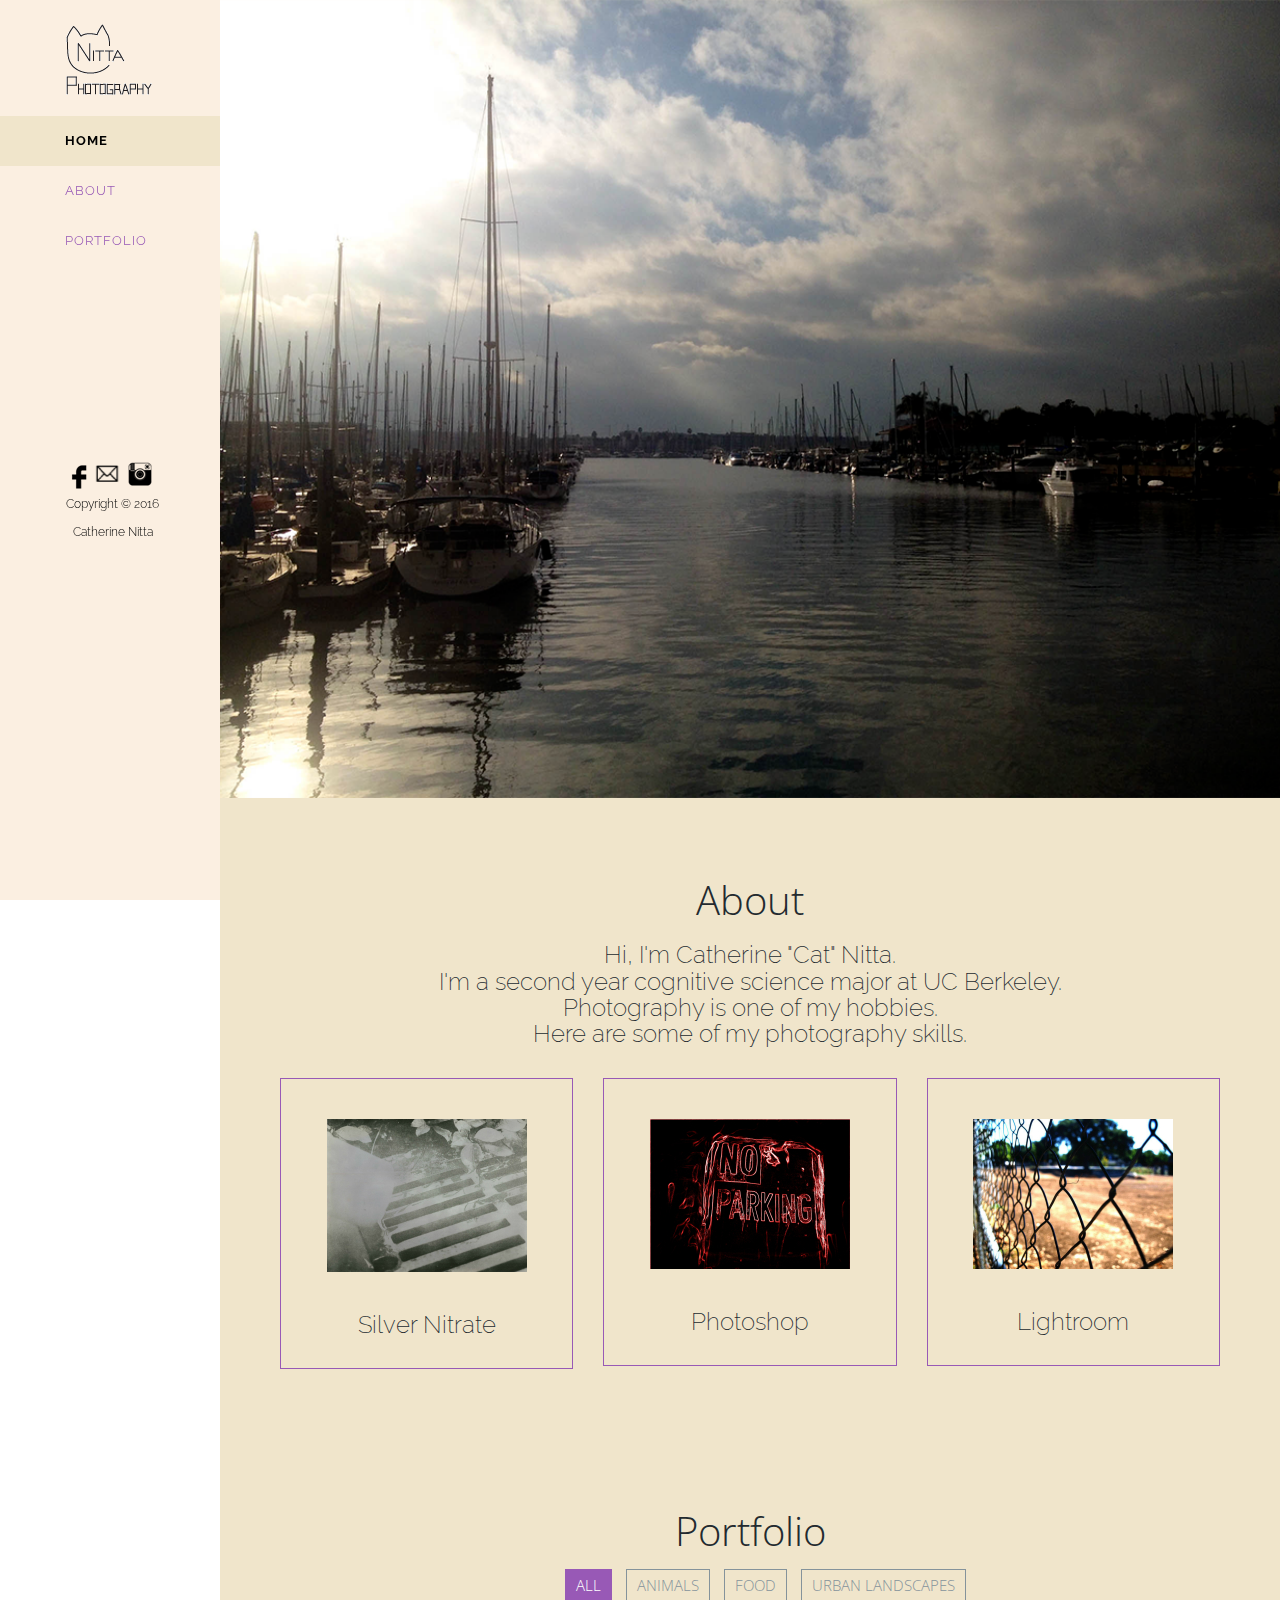
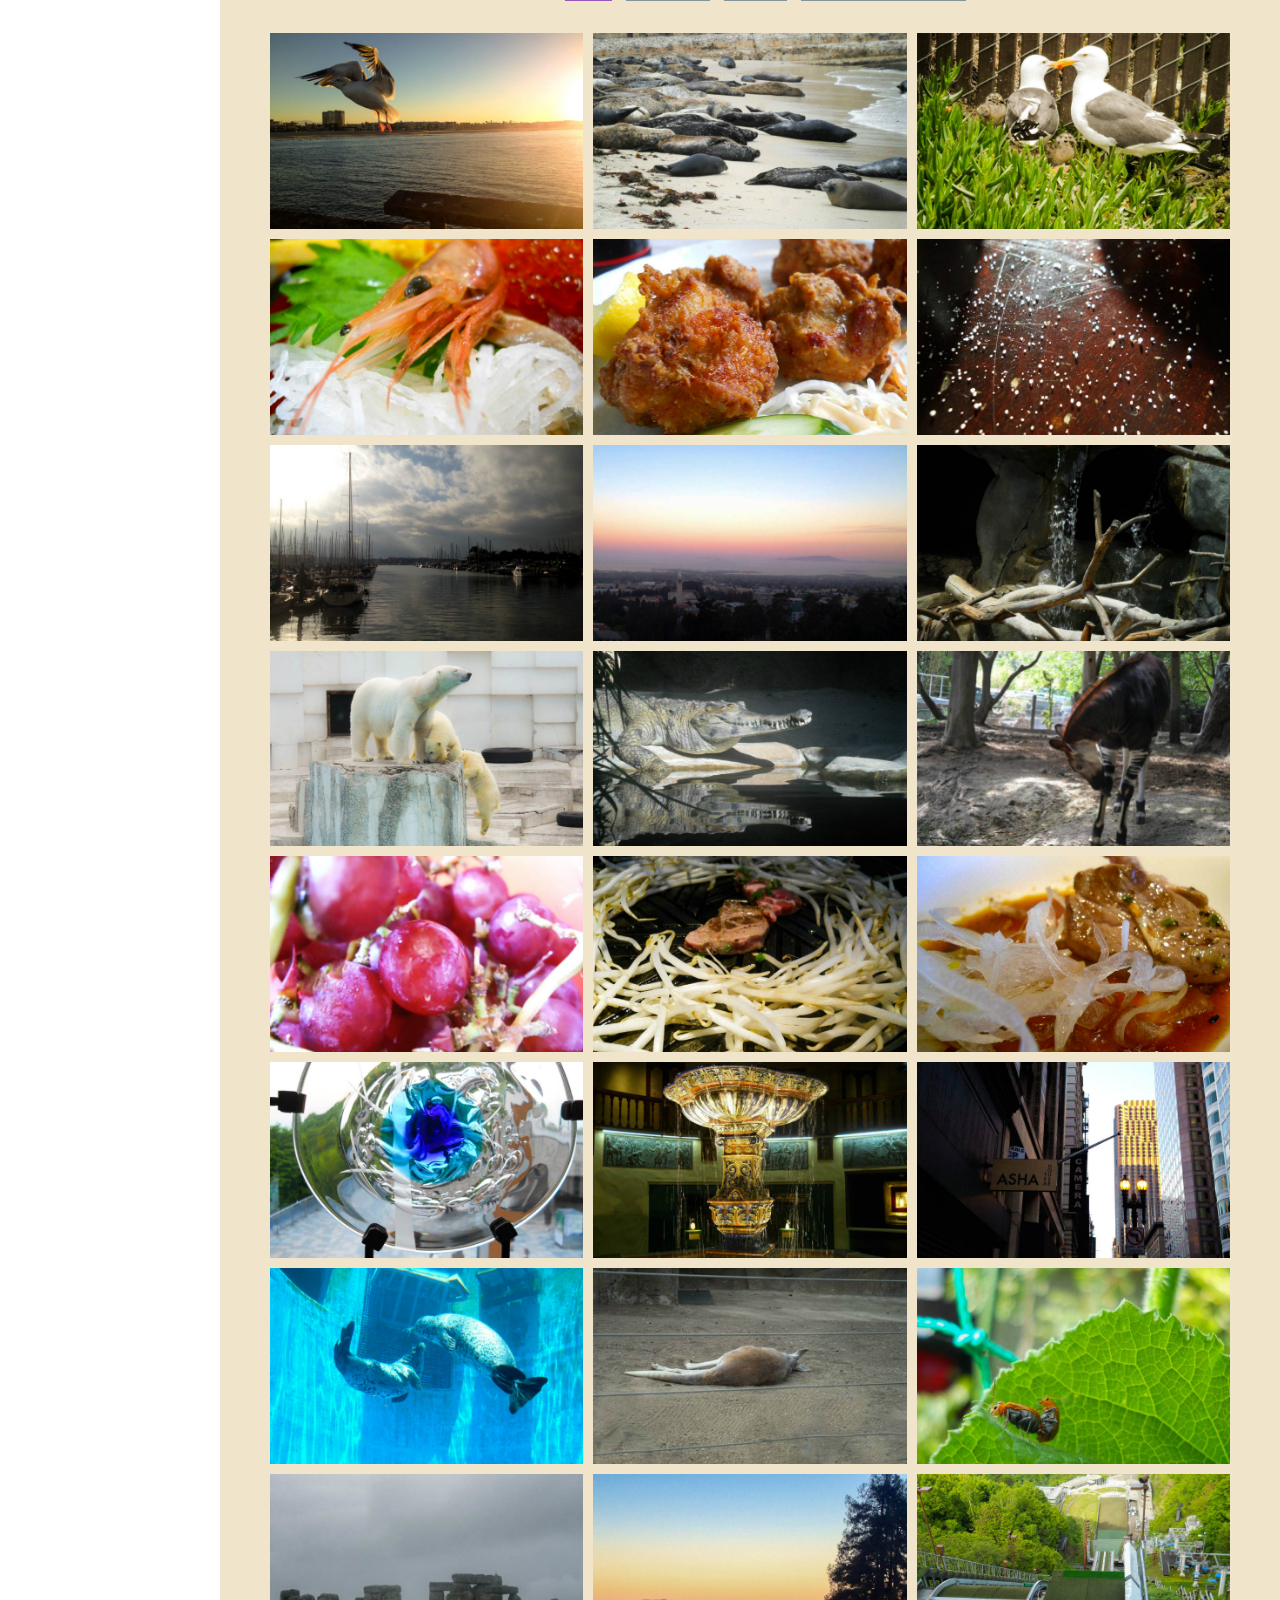
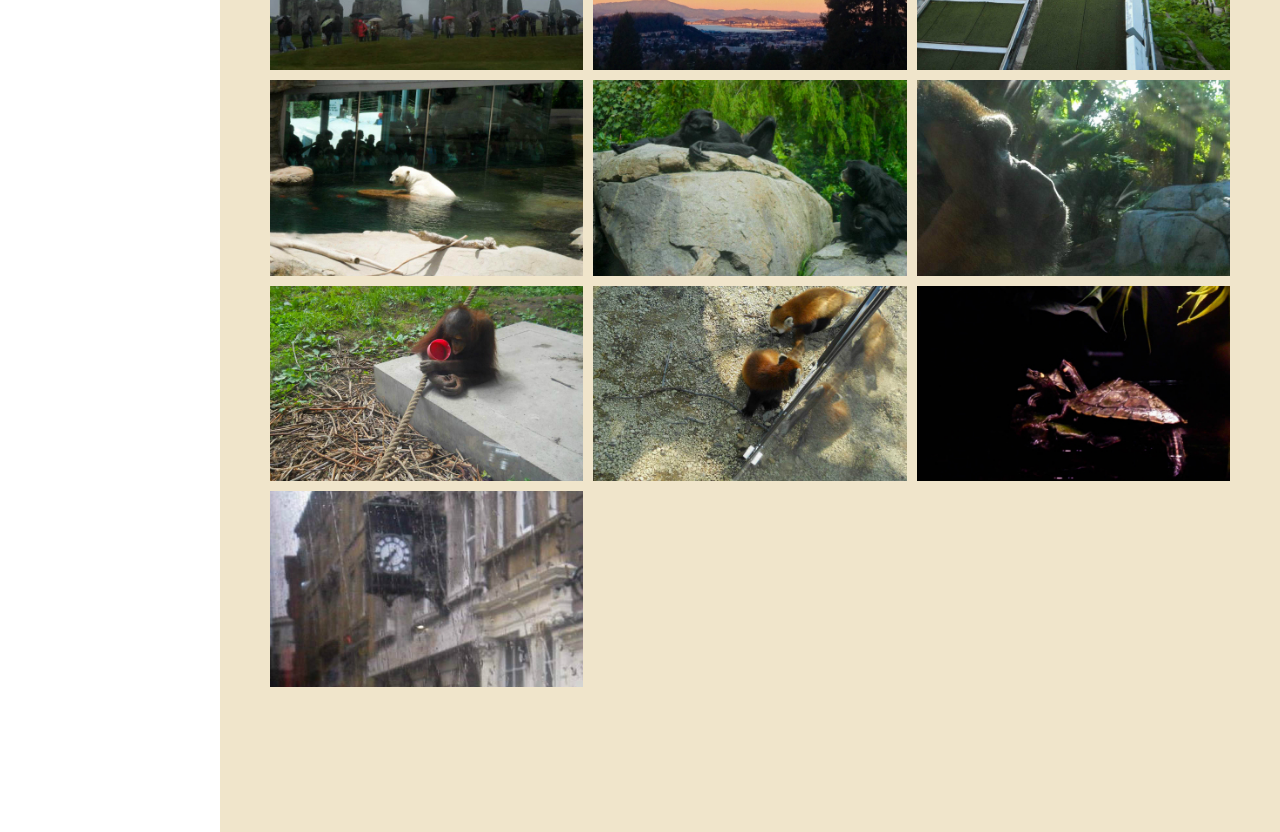
<file: index.html>
<!DOCTYPE html>
<html lang="en"><head><meta http-equiv="Content-Type" content="text/html; charset=UTF-8">
    <meta charset="utf-8">
    <meta name="viewport" content="width=device-width, initial-scale=1.0">
	
    <link rel="shortcut icon" href="images/favi.png" type="image/x-icon">
    <link rel="icon" href="images/favi.png" type="image/x-icon">

    <title>Cat Nitta Photography</title>
	
    <!--Library Styles-->    
    <link href="css/bootstrap.min.css" rel="stylesheet" type='text/css'/>
    <link href="css/font-awesome.css" rel="stylesheet" type='text/css'/>
    <link href="css/nivo-lightbox.css" rel="stylesheet" type='text/css'/>
    <link href="css/default.css" rel="stylesheet" type='text/css'/>

    <link href="css/style.css" rel="stylesheet" type='text/css'/>

    <!--[if lt IE 9]>
      <script src="js/html5shiv.js"></script>
      <script src="js/respond.min.js"></script>
    <![endif]-->
</head>

<body data-spy="scroll">

    <!-- Preloader -->
    <div id="preloader" style="display: none;">
        <div id="status" style="display: none;"></div>
    </div>
	
    <div id="main-wrapper">
        
        <!-- Site Navigation -->
        <div id="menu">
            <nav class="navbar navbar-default" role="navigation">
                <!-- Brand and toggle get grouped for better mobile display -->
                <div class="navbar-header">
                    <button type="button" class="navbar-toggle" data-toggle="collapse" data-target="#bs-navbar-collapse">
                        <span class="sr-only">Toggle navigation</span>
                        <span class="icon-bar"></span>
                        <span class="icon-bar"></span>
                        <span class="icon-bar"></span>
                    </button>
                <!--     <a class="navbar-brand" href="#home"> -->
                        <img src="images/photo_logo.png" alt="logo">
                <!--     </a> -->
                </div>
                <!-- Collect the nav links, forms, and other content for toggling -->
                <div class="collapse navbar-collapse" id="bs-navbar-collapse">
                    <ul class="nav navbar-nav">
                        <li class="active"><a class="sscroll" href="#home">Home</a></li>
                        <li><a class="sscroll" href="#about">About</a></li>
                        <li><a class="sscroll" href="#portfolio">Portfolio</a></li>
                    </ul>
                    <!-- <div class="footer"> -->
                    <footer>
                        <ul class = "social">
                        <a href="https://www.facebook.com/profile.php?id=1373451177"><img src="images/fb.png" width='32' height='32' onmouseover="this.src='images/fb_hover.png';" onmouseout="this.src='images/fb.png';" /></a>
                        <a href="mailto:nittac@berkeley.edu"><img src="images/mail.png" width='32' height='32' onmouseover="this.src='images/mail_hover.png';" onmouseout="this.src='images/mail.png';" /></a>
                        <a href="http://instagram.com/onekitcat"><img src="images/insta.png" width='32' height='32' onmouseover="this.src='images/insta_hover.png';" onmouseout="this.src='images/insta.png';" /></a>
                    </ul>
                        <p>Copyright © 2016 </br><a href="http://ni-tta.github.io">Catherine Nitta</a></p>
                    <!-- </div> -->
                </footer>
                </div >
                <!-- /.navbar-collapse -->
            </nav>
        </div>
        
        <div id="container">
            <!-- BEGIN HOME -->
            <section id="home" class="home"> 
                <div class="background">
                    <img src="images/landing_page.png"/>
                </div>	
            </section>
            <!-- END HOME -->
            
            <!-- BEGIN ABOUT -->
            <section id="about" class="about">
                <div class="row">
                    <div class="col-md-12">
                        <div class="header-content">
                            <h2>About</h2>
                            <h3>Hi, I'm Catherine "Cat" Nitta. 
                            </br>I'm a second year cognitive science major at UC Berkeley. </br>Photography is one of my hobbies.
                            </br> Here are some of my photography skills.</h3>
                        </div>
                    </div>
                    <div class="col-md-12">
                        <div class="row">
                            <div class="col-md-4 col-sm-6 col-xs-12">
                                <div class="about">
                                    <img src="images/silver.jpg"/>
                                    <h3>Silver Nitrate</h3>
				                </div>
                            </div>
                            <div class="col-md-4 col-sm-6 col-xs-12">
                               <div class="about"> 
                                    <img src="images/hh.jpg"/>
                                    <h3>Photoshop</h3>
				                </div>
                            </div>
                            <div class="col-md-4 col-sm-6 col-xs-12">
                                <div class="about">
                                    <img src="images/lr.jpg"/>
                                    <h3>Lightroom</h3>
				                </div>
                            </div>
                        </div>
                    </div>                   
                </div>
            </section>
            <!-- END ABOUT -->
            
            <!-- BEGIN PORTFOLIO -->
            <section id="portfolio" class="portfolio">
                <div class="row">
                    <div class="col-md-12">
                        <div class="header-content">
                            <h2>Portfolio</h2>
                        </div>
                    </div>
                    
                    <div class="col-md-12">
                        <ul class="portfolioFilter text-center">
                            <li data-filter="all" class="active">ALL</li>
                            <li data-filter="animals">ANIMALS</li>
                            <li data-filter="food">FOOD</li>
                            <li data-filter="urban">URBAN LANDSCAPES</li>
                        </ul>
                    </div>
                    <div class="col-md-12 mg-bt-80">
                        <div class="row portfolioContainer  text-center">
                            <div class="col-md-4 col-xs-6 portfolio-item animals mix_all" style="display: inline-block;  opacity: 1;">
                                <a class="popup" href="images/full/animal1.jpg" data-lightbox-gallery="team-portfolio" title="This seagull flees the rising sun (Venice Beach, CA).">
                                    <img src="images/tn/an1tn.jpg" alt="Click to Enlarge1">
                                </a>
                            </div>
                            <div class="col-md-4 col-xs-6 portfolio-item animals mix_all" style="display: inline-block;  opacity: 1;">
                                <a class="popup" href="images/full/animal2.jpg" data-lightbox-gallery="team-portfolio" title="Seals sunbathe on the beach (La Jolla Beach, CA).">
                                    <img src="images/tn/an2tn.jpg" alt="Click to Enlarge5">
                                </a>
                            </div>
                            <div class="col-md-4 col-xs-6 portfolio-item animals mix_all" style="display: inline-block;  opacity: 1;">
                                <a class="popup" href="images/full/animal3.jpg" title="A seagull parent returns to its family's nest (La Jolla Beach, CA)." data-lightbox-gallery="team-portfolio">
                                    <img src="images/tn/an3tn.jpg" alt="Click to Enlarge">
                                </a>
                            </div>
                        </div>
                         <div class="row portfolioContainer  text-center">
                            <div class="col-md-4 col-xs-6 portfolio-item food mix_all" style="display: inline-block;  opacity: 1;">
                                <a class="popup" href="images/full/food1.jpg" data-lightbox-gallery="team-portfolio" title="A raw shrimp lies on a bed of daikon and shiso leaf, ready to be eaten. (Sapporo, Hokkaido, Japan).">
                                    <img src="images/tn/food1tn.jpg" alt="Click to Enlarge">
                                </a>
                            </div>
                            <div class="col-md-4 col-xs-6 portfolio-item food mix_all" style="display: inline-block;  opacity: 1;">
                                <a class="popup" href="images/full/food2.jpg" data-lightbox-gallery="team-portfolio"title="Chinese-style karaage (Gifu, Japan).">
                                    <img src="images/tn/food2tn.jpg" alt="Click to Enlarge">
                                </a>
                            </div>
                            <div class="col-md-4 col-xs-6 portfolio-item food mix_all" style="display: inline-block;  opacity: 1;">
                                <a class="popup" href="images/full/food3.jpg" title="Spilt salt on a worn cafe table (Palo Alto, CA)." data-lightbox-gallery="team-portfolio">
                                    <img src="images/tn/food3tn.jpg" alt="Click to Enlarge">
                                </a>
                            </div>
                        </div>
                         <div class="row portfolioContainer  text-center">
                            <div class="col-md-4 col-xs-6 portfolio-item urban mix_all" style="display: inline-block;  opacity: 1;">
                                <a class="popup" href="images/full/outdoors0.jpg" data-lightbox-gallery="team-portfolio" title="The sun bursts out of the dark rain clouds (Marina Del Rey, CA).">
                                    <img src="images/tn/od0tn.jpg" alt="Click to Enlarge">
                                </a>
                            </div>
                            <div class="col-md-4 col-xs-6 portfolio-item urban mix_all" style="display: inline-block;  opacity: 1;">
                                <a class="popup" href="images/full/outdoors1.jpg" data-lightbox-gallery="team-portfolio" title="The sun rises over Berkeley, observed from Charter Hill, also colloquially known as the Big C (Berkeley, CA).">
                                    <img src="images/tn/od1tn.jpg" alt="Click to Enlarge">
                                </a>
                            </div>
                            <div class="col-md-4 col-xs-6 portfolio-item urban mix_all" style="display: inline-block;  opacity: 1;">
                                <a class="popup" href="images/full/outdoors2.jpg" title= "The bear exhibit was temporily unoccupied (San Diego Zoo, CA)." data-lightbox-gallery="team-portfolio">
                                    <img src="images/tn/od2tn.jpg" alt="Click to Enlarge">
                                </a>
                            </div>
                        </div>
                         <div class="row portfolioContainer  text-center">
                            <div class="col-md-4 col-xs-6 portfolio-item animals mix_all" style="display: inline-block;  opacity: 1;">
                                <a class="popup" href="images/full/animal4.jpg" data-lightbox-gallery="team-portfolio" title="A polar bear family makes the most of their life in captivity (Maruyama Zoo, Chuo-ku, Sapporo, Hokkaido, Japan).">
                                    <img src="images/tn/an4tn.jpg" alt="Click to Enlarge">
                                </a>
                            </div>
                            <div class="col-md-4 col-xs-6 portfolio-item animals mix_all" style="display: inline-block;  opacity: 1;">
                                <a class="popup" href="images/full/animal5.jpg" data-lightbox-gallery="team-portfolio" title="This crocodile wonders who its next victim shall be (San Diego Zoo, San Diego, CA).">
                                    <img src="images/tn/an5tn.jpg" alt="Click to Enlarge">
                                </a>
                            </div>
                            <div class="col-md-4 col-xs-6 portfolio-item animals mix_all" style="display: inline-block;  opacity: 1;">
                                <a class="popup" href="images/full/animal6.jpg" title="An unusual creature, this okapi is bashful due to the sudden attention (San Diego Zoo, San Diego, CA)." data-lightbox-gallery="team-portfolio">
                                    <img src="images/tn/an6tn.jpg" alt="Click to Enlarge">
                                </a>
                            </div>
                        </div>
                         <div class="row portfolioContainer  text-center">
                            <div class="col-md-4 col-xs-6 portfolio-item food mix_all" style="display: inline-block;  opacity: 1;">
                                <a class="popup" href="images/full/food4.jpg" data-lightbox-gallery="team-portfolio" title="Freshly washed red grapes (Palo Alto, CA).">
                                    <img src="images/tn/food4tn.jpg" alt="Click to Enlarge">
                                </a>
                            </div>
                            <div class="col-md-4 col-xs-6 portfolio-item food mix_all" style="display: inline-block;  opacity: 1;">
                                <a class="popup" href="images/full/food5.jpg" data-lightbox-gallery="team-portfolio" title="Genghis Khan, a Hokkaido speciality dish, being grilled at the table (Sapporo, Hokkaido, Japan).">
                                    <img src="images/tn/food5tn.jpg" alt="Click to Enlarge">
                                </a>
                            </div>
                            <div class="col-md-4 col-xs-6 portfolio-item food mix_all" style="display: inline-block;  opacity: 1;">
                                <a class="popup" href="images/full/food6.jpg" title="Ready to eat (Sapporo, Hokkaido, Japan)!" data-lightbox-gallery="team-portfolio">
                                    <img src="images/tn/food6tn.jpg" alt="Click to Enlarge">
                                </a>
                            </div>
                        </div>
                            <div class="row portfolioContainer  text-center">
                            <div class="col-md-4 col-xs-6 portfolio-item urban mix_all" style="display: inline-block;  opacity: 1;">
                                <a class="popup" href="images/full/outdoors3.jpg" data-lightbox-gallery="team-portfolio" title="A stained glass plate ft. the Okurayama Jump Stadium in the background (Okurayama Jump Stadium, Chuo-ku, Sapporo, Hokkaido, Japan).">
                                    <img src="images/tn/od3tn.jpg" alt="Click to Enlarge">
                                </a>
                            </div>
                            <div class="col-md-4 col-xs-6 portfolio-item urban mix_all" style="display: inline-block;  opacity: 1;">
                                <a class="popup" href="images/full/outdoors4.jpg" data-lightbox-gallery="team-portfolio" title="The opulent atrium of the Shiroi Koibito Park (Shiroi Koibito Factory, Hokkaido, Japan).">
                                    <img src="images/tn/od4tn.jpg" alt="Click to Enlarge">
                                </a>
                            </div>
                            <div class="col-md-4 col-xs-6 portfolio-item urban mix_all" style="display: inline-block;  opacity: 1;">
                                <a class="popup" href="images/full/outdoors5.jpg" title="The high-rise buildings block the morning sun from the street (San Francisco, CA)." data-lightbox-gallery="team-portfolio">
                                    <img src="images/tn/od5tn.jpg" alt="Click to Enlarge">
                                </a>
                            </div>
                        </div>
                        <div class="row portfolioContainer  text-center">
                            <div class="col-md-4 col-xs-6 portfolio-item animals mix_all" style="display: inline-block;  opacity: 1;">
                                <a class="popup" href="images/full/animal7.jpg" data-lightbox-gallery="team-portfolio" title="Seals being playful with each other (Nagoya Aquarium, Nagoya, Japan).">
                                    <img src="images/tn/an7tn.jpg" alt="Click to Enlarge1">
                                </a>
                            </div>
                            <div class="col-md-4 col-xs-6 portfolio-item animals mix_all" style="display: inline-block;  opacity: 1;">
                                <a class="popup" href="images/full/animal8.jpg" data-lightbox-gallery="team-portfolio" title="&ldquo;It&#39;s Monday, I don&#39;t want to get up.&rdquo; (San Diego Zoo, San Diego, CA)">
                                    <img src="images/tn/an8tn.jpg" alt="Click to Enlarge5">
                                </a>
                            </div>
                            <div class="col-md-4 col-xs-6 portfolio-item animals mix_all" style="display: inline-block;  opacity: 1;">
                                <a class="popup" href="images/full/animal9.jpg" title="Insects mating on the edge of a cucumber plant leaf (Gifu, Japan)." data-lightbox-gallery="team-portfolio">
                                    <img src="images/tn/an9tn.jpg" alt="Click to Enlarge">
                                </a>
                            </div>
                        </div>
                          <div class="row portfolioContainer  text-center">
                            <div class="col-md-4 col-xs-6 portfolio-item urban mix_all" style="display: inline-block;  opacity: 1;">
                                <a class="popup" href="images/full/outdoors6.jpg" data-lightbox-gallery="team-portfolio" title="Visitors are undeterred from the Stonehenge on this rainy summer day (Amesbury, Wiltshire, United Kingdom).">
                                    <img src="images/tn/od6tn.jpg" alt="Click to Enlarge">
                                </a>
                            </div>
                            <div class="col-md-4 col-xs-6 portfolio-item urban mix_all" style="display: inline-block;  opacity: 1;">
                                <a class="popup" href="images/full/outdoors7.jpg" data-lightbox-gallery="team-portfolio" title="The first sunrise of the year (2016), as viewed from Indian Rock Park (Berkeley, CA).">
                                    <img src="images/tn/od7tn.jpg" alt="Click to Enlarge">
                                </a>
                            </div>
                            <div class="col-md-4 col-xs-6 portfolio-item urban mix_all" style="display: inline-block;  opacity: 1;">
                                <a class="popup" href="images/full/outdoors8.jpg" title="Imagining what ski jumpers see, but without snow (Okurayama Jump Stadium, Chuo-ku, Sapporo, Hokkaido, Japan).">
                                    <img src="images/tn/od8tn.jpg" alt="Click to Enlarge">
                                </a>
                            </div>
                        </div>
                        <div class="row portfolioContainer  text-center">
                            <div class="col-md-4 col-xs-6 portfolio-item animals mix_all" style="display: inline-block;  opacity: 1;">
                                <a class="popup" href="images/full/animal10.jpg" data-lightbox-gallery="team-portfolio" title="A polar bear is tired of receiving attention all day long (San Diego Zoo, San Diego, CA).">
                                    <img src="images/tn/an10tn.jpg" alt="Click to Enlarge">
                                </a>
                            </div>
                            <div class="col-md-4 col-xs-6 portfolio-item animals mix_all" style="display: inline-block;  opacity: 1;">
                                <a class="popup" href="images/full/animal11.jpg" data-lightbox-gallery="team-portfolio" title="A pair of bonobos gaze at each other in adoration (San Diego Zoo, San Diego, CA).">
                                    <img src="images/tn/an11tn.jpg" alt="Click to Enlarge">
                                </a>
                            </div>
                            <div class="col-md-4 col-xs-6 portfolio-item animals mix_all" style="display: inline-block;  opacity: 1;">
                                <a class="popup" href="images/full/animal12.jpg" title="A gorilla contemplates its life in captivity (San Diego Zoo, San Diego, CA)." data-lightbox-gallery="team-portfolio">
                                    <img src="images/tn/an12tn.jpg" alt="Click to Enlarge">
                                </a>
                            </div>
                        </div>
                        <div class="row portfolioContainer  text-center">
                            <div class="col-md-4 col-xs-6 portfolio-item animals mix_all" style="display: inline-block;  opacity: 1;">
                                <a class="popup" href="images/full/animal13.jpg" data-lightbox-gallery="team-portfolio" title="A young chimpanzee plays with its food dish (San Diego Zoo, San Diego, CA).">
                                    <img src="images/tn/an13tn.jpg" alt="Click to Enlarge">
                                </a>
                            </div>
                            <div class="col-md-4 col-xs-6 portfolio-item animals mix_all" style="display: inline-block;  opacity: 1;">
                                <a class="popup" href="images/full/animal14.jpg" data-lightbox-gallery="team-portfolio" title="&ldquo;Follow me, we can escape this way.&rdquo; (Maruyama Zoo, Chuo-ku, Sapporo, Hokkaido, Japan)">
                                    <img src="images/tn/an14tn.jpg" alt="Click to Enlarge">
                                </a>
                            </div>
                            <div class="col-md-4 col-xs-6 portfolio-item animals mix_all" style="display: inline-block;  opacity: 1;">
                                <a class="popup" href="images/full/animal15.jpg" title="Two turtles bask in the warmth of their enclosure (San Diego Zoo, San Diego, CA)." data-lightbox-gallery="team-portfolio">
                                    <img src="images/tn/an15tn.jpg" alt="Click to Enlarge">
                                </a>
                            </div>
                        </div>
                        <div class="row portfolioContainer  text-center">
                            <div class="col-md-4 col-xs-6 portfolio-item urban mix_all" style="display: inline-block;  opacity: 1;">
                                <a class="popup" href="images/full/outdoors9.jpg" data-lightbox-gallery="team-portfolio" title="A rainy summer's day in Bristol (Bristol, United Kingdom).">
                                    <img src="images/tn/od9tn.jpg" alt="Click to Enlarge">
                                </a>
                            </div>
                        </div>
                    </div>
                </div>
            </section>
            <!-- END PORTFOLIO -->

        </div>
    </div>


    <!-- Back to top -->
    <div id="backtotop" style="display: none;">       
        <a class="to-top-btn sscroll" href="#home"><img src="images/up.png"/></a>
    </div>


    <!-- Library Scripts -->
    <script src="js/jquery-1.10.2.min.js"></script>
    <script src="js/less.min.js"></script>    
    <script src="js/jquery.parallax-1.1.3.js"></script>
    <script src="js/jquery.preloader.js"></script>
    <script src="js/nivo-lightbox.min.js"></script>
    <script src="js/bootstrap.min.js"></script>
    <script src="js/jquery.superslides.min.js"></script>
    <script src="js/smoothscroll.js"></script>
    <script src="js/jquery.sudoslider.min.js"></script>
    <script src="js/jquery.bxslider.min.js"></script>
    <script src="js/jquery.mixitup.min.js"></script>
    <script src="js/jquery.backtotop.js"></script>
    <script src="js/jquery.carouFredSel-6.2.1-packed.js"></script>
    <script src="js/retina.min.js"></script>
   
    <script src="js/main.js"></script>



</body></html>
</file>
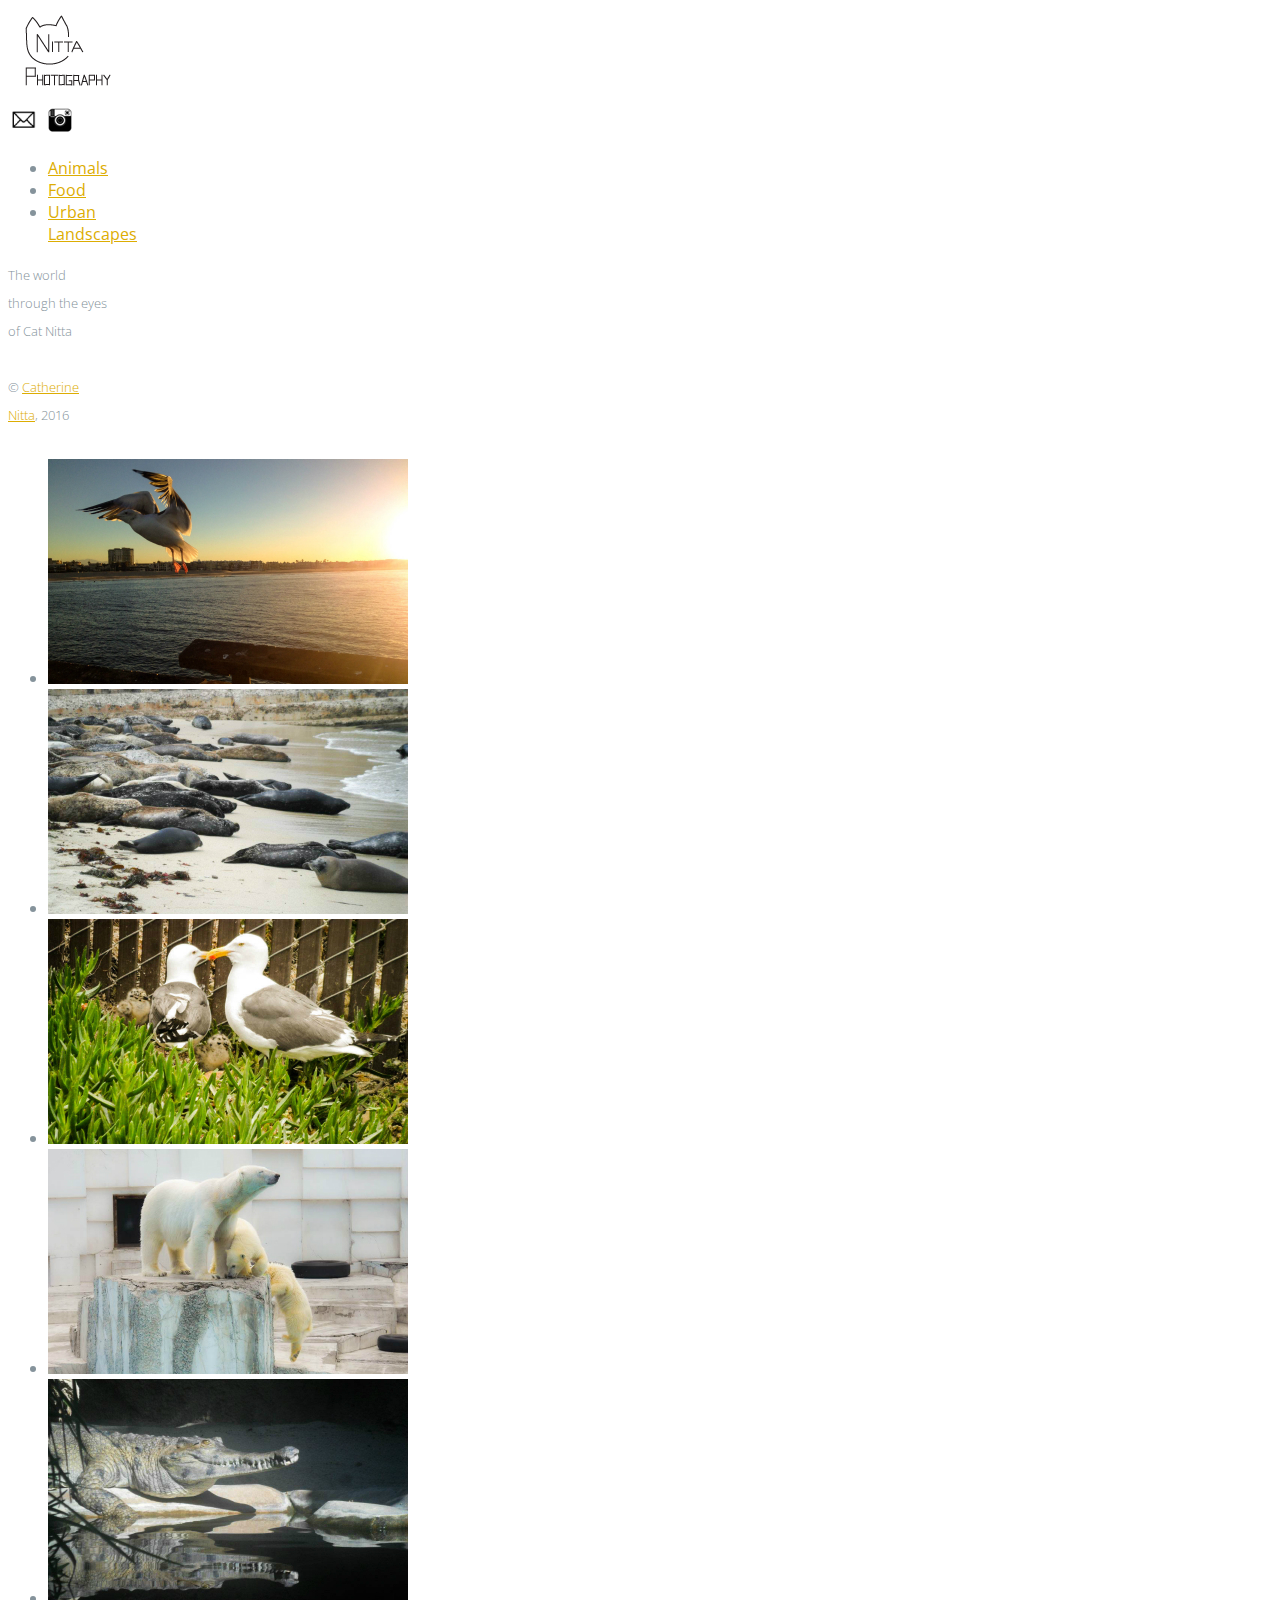
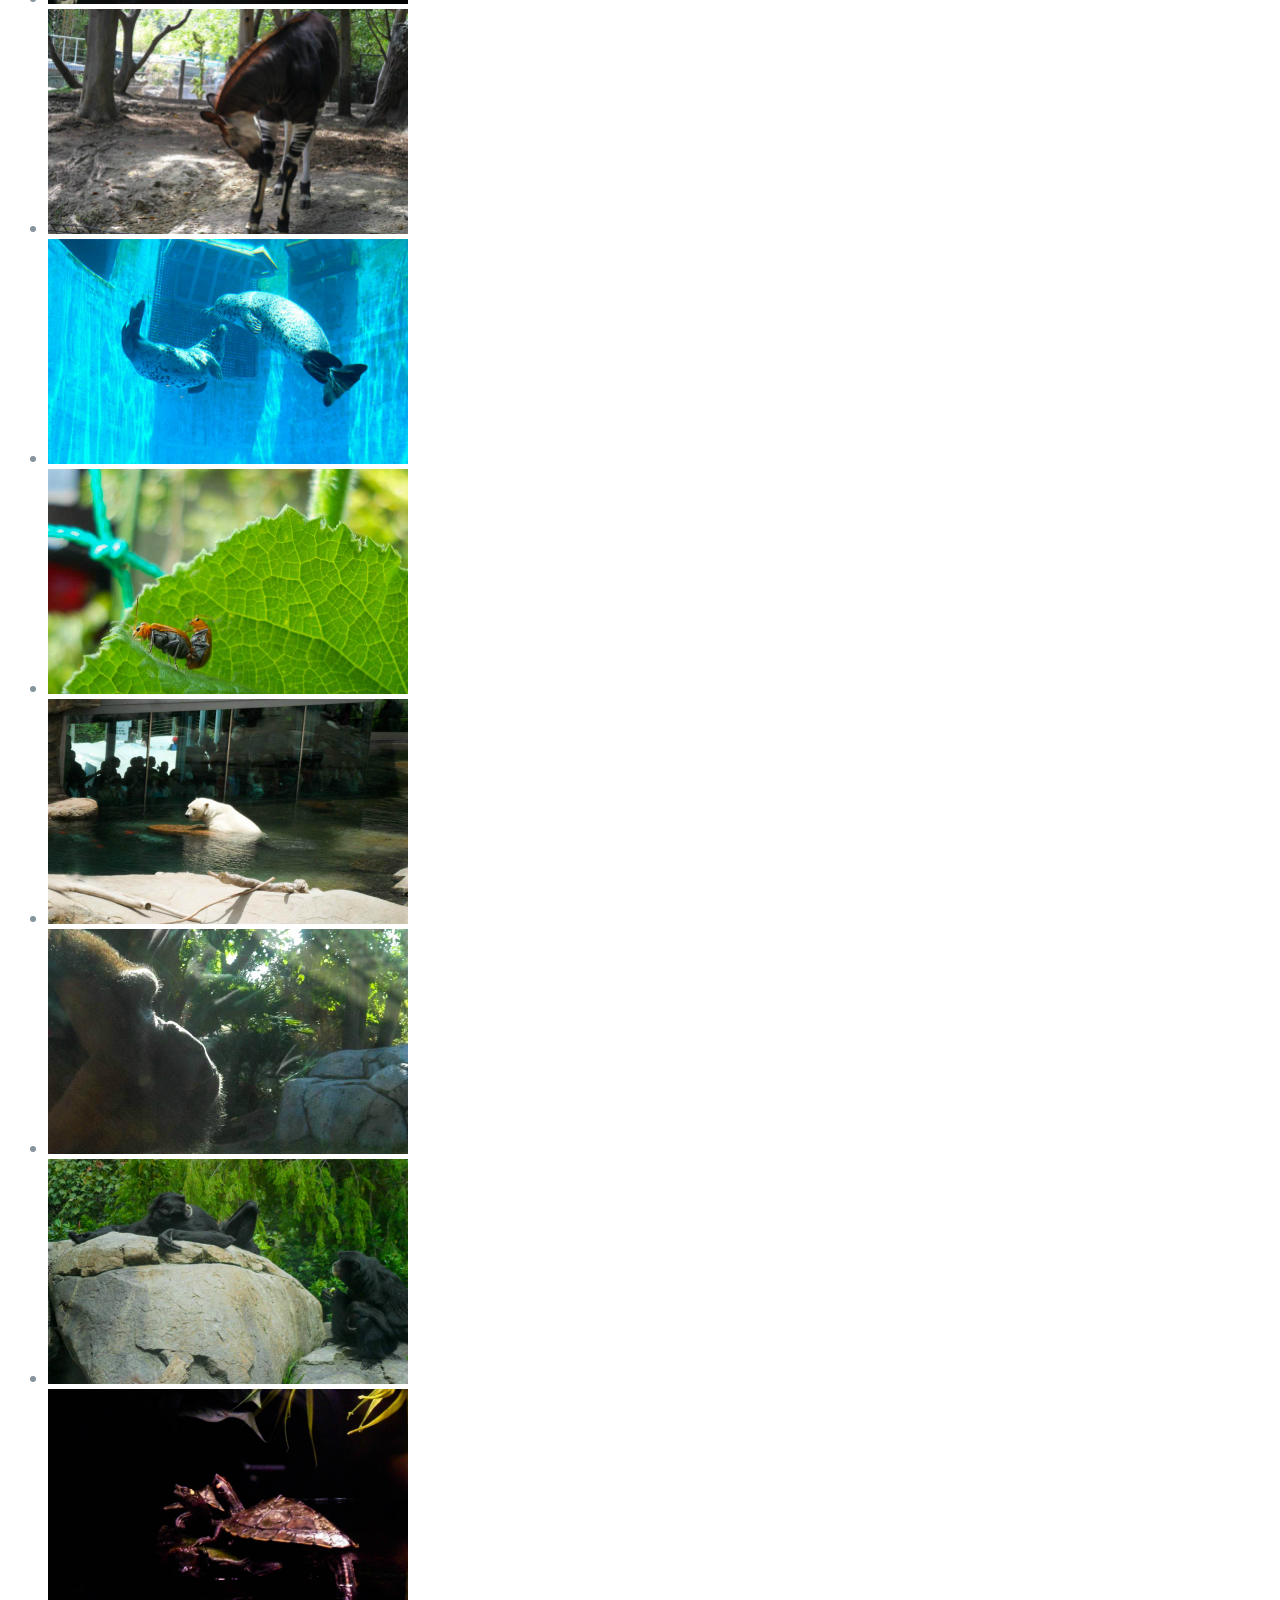
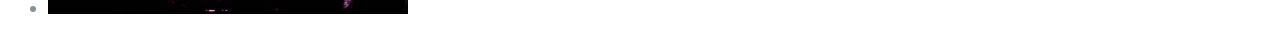
<file: animal.html>
<html>
<head>
  <title>Animals | Cat Nitta Photography</title>
  <meta content="width=device-width, initial-scale=1.0, maximum-scale=1.0, user-scalable=0;" name="viewport" />
  <meta name="apple-mobile-web-app-capable" content="yes" />
  <link href="css/style.css" type="text/css" rel="stylesheet" />
  <link href="css/photoswipe.css" type="text/css" rel="stylesheet" />
  <script type="text/javascript" src="js/klass.min.js"></script>
  <script type="text/javascript" src="js/photoswipe.js"></script>
  
  <script type="text/javascript">
    (function(window, PhotoSwipe){
      document.addEventListener('DOMContentLoaded', function(){ 
        var
          options = {},
          gallery1Instance = PhotoSwipe.attach( window.document.querySelectorAll('#Gallery1 a'), options );
      }, false);
    }(window, window.Code.PhotoSwipe));
  </script>

</head>
<body>
<div>
      <a href="http://throughtheeyesofcat.github.io"><img src="images/website_logo.jpg" width="120" height="96" alt="Cat Nitta Photography" /></a> 
</div>
  <nav>
    <a href="mailto:nittac@berkeley.edu"><img src="logo/email.png" width="32" height="32"/></a>
    <a href="https://www.instagram.com/onekitcat/"><img src="logo/insta.png" width="32" height="32"/></a>
    <ul>
      <li><a href="animal.html">Animals</a></li>
      <li><a href="food.html">Food</a></li>
      <li><a href="urban.html">Urban </br>Landscapes</a></li>
    </ul>
  </nav>
  <p><small>The world </br>through the eyes</br> of Cat Nitta</br> </br>&copy; <a href="http://ni-tta.github.io"> Catherine </br>Nitta</a>, 2016</small></p>


  <div id="MainContent">
    <ul id="Gallery1" class="gallery">
      <li><a href="images/animal1.jpg"><img src="thumbnails/an1tn.jpg"/></a></li>
      <li><a href="images/animal2.jpg"><img src="thumbnails/an2tn.jpg"/></a></li>
      <li><a href="images/animal3.jpg"><img src="thumbnails/an3tn.jpg"/></a></li>
      <li><a href="images/animal4.jpg"><img src="thumbnails/an4tn.jpg"/></a></li>
      <li><a href="images/animal5.jpg"><img src="thumbnails/an5tn.jpg"/></a></li>
      <li><a href="images/animal6.jpg"><img src="thumbnails/an6tn.jpg"/></a></li>
      <li><a href="images/animal7.jpg"><img src="thumbnails/an7tn.jpg"/></a></li>
      <li><a href="images/animal8.jpg"><img src="thumbnails/an8tn.jpg"/></a></li>
      <li><a href="images/animal9.jpg"><img src="thumbnails/an9tn.jpg"/></a></li>
      <li><a href="images/animal10.jpg"><img src="thumbnails/an10tn.jpg"/></a></li>
      <li><a href="images/animal11.jpg"><img src="thumbnails/an11tn.jpg"/></a></li>
      <li><a href="images/animal12.jpg"><img src="thumbnails/an12tn.jpg"/></a></li>
    </ul>
    
  </div>  

  
</div>

</body>
</html>
</file>
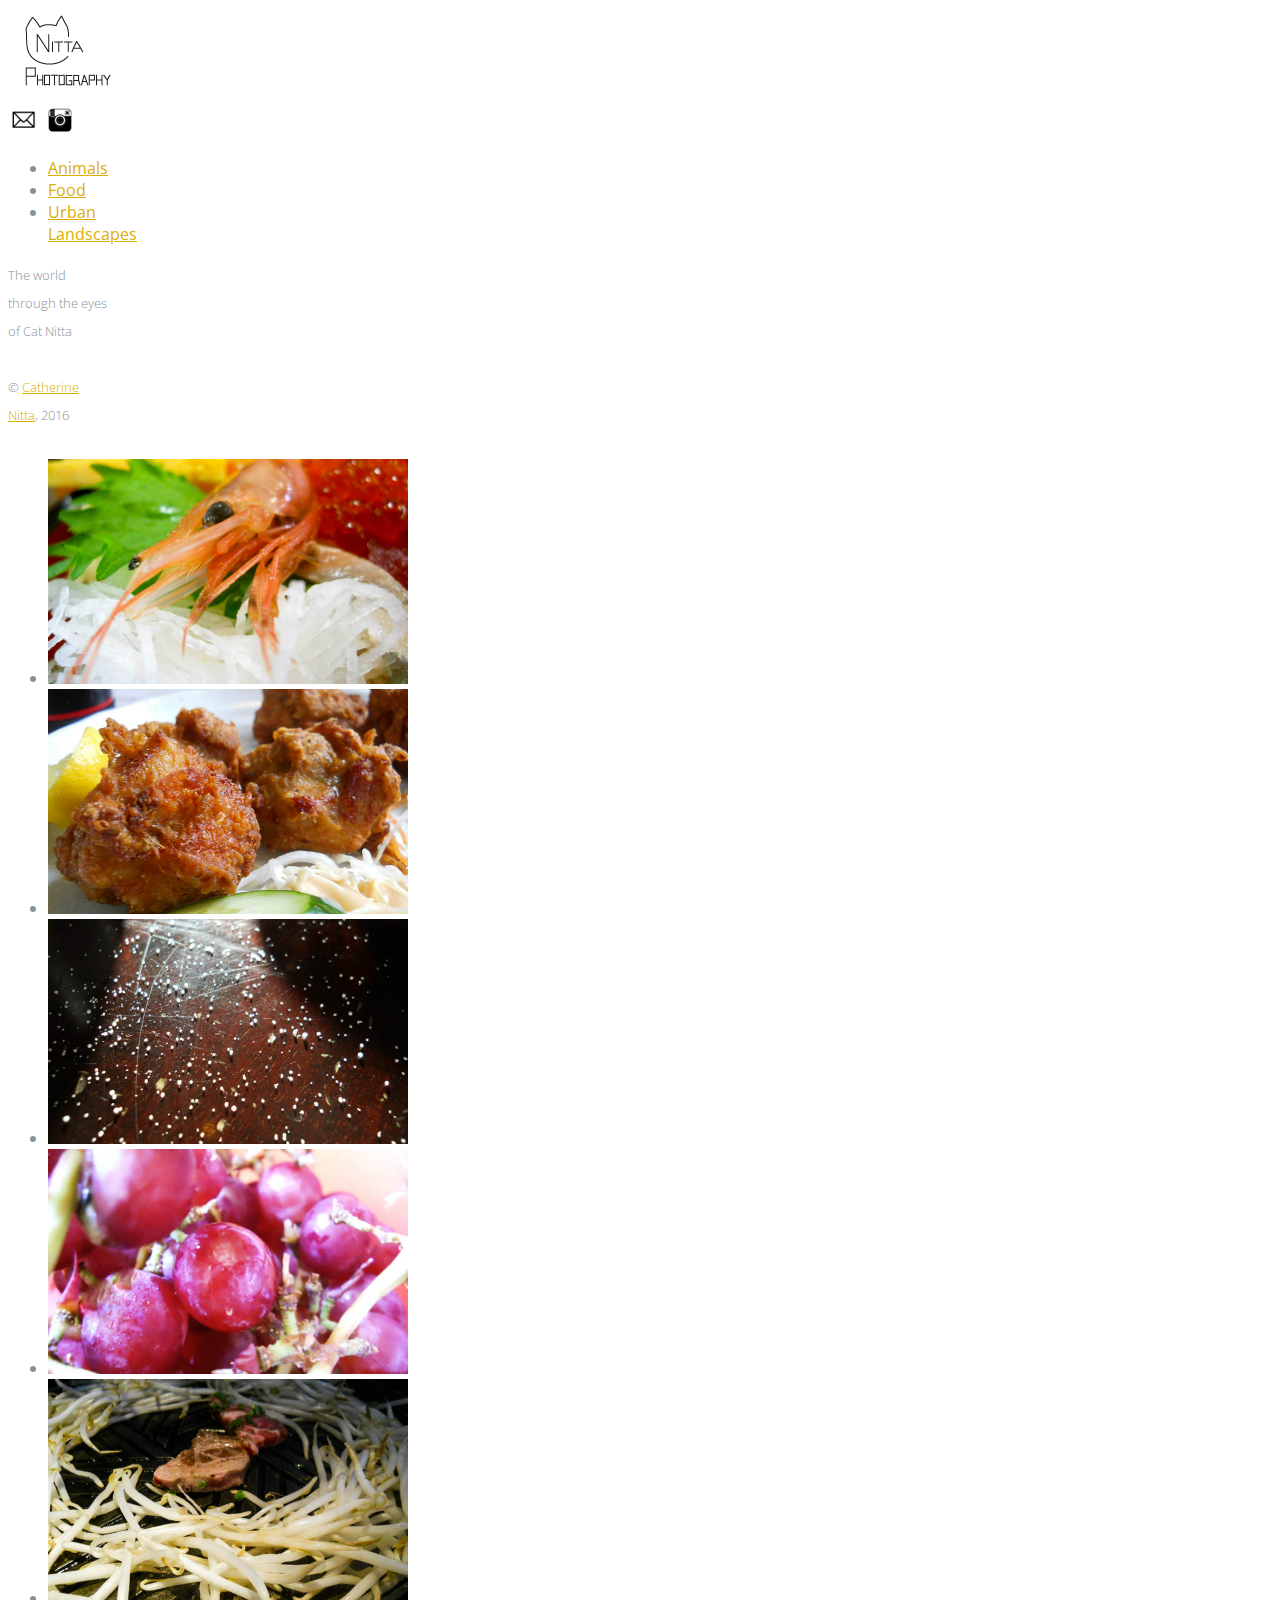
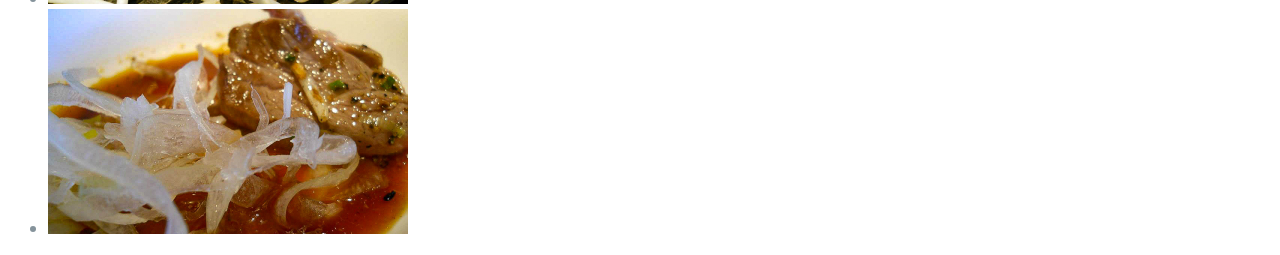
<file: food.html>
<html>
<head>
  <title>Food | Cat Nitta Photography</title>
  <meta content="width=device-width, initial-scale=1.0, maximum-scale=1.0, user-scalable=0;" name="viewport" />
  <meta name="apple-mobile-web-app-capable" content="yes" />
  <link href="css/style.css" type="text/css" rel="stylesheet" />
  <link href="css/photoswipe.css" type="text/css" rel="stylesheet" />
  <script type="text/javascript" src="js/klass.min.js"></script>
  <script type="text/javascript" src="js/photoswipe.js"></script>
  
  <script type="text/javascript">
    (function(window, PhotoSwipe){
      document.addEventListener('DOMContentLoaded', function(){ 
        var
          options = {},
          gallery1Instance = PhotoSwipe.attach( window.document.querySelectorAll('#Gallery1 a'), options );
      }, false);
    }(window, window.Code.PhotoSwipe));
  </script>

</head>
<body>
<div>
      <a href="http://throughtheeyesofcat.github.io"><img src="images/website_logo.jpg" width="120" height="96" alt="Cat Nitta Photography" /></a> 
</div>
  <nav>
    <a href="mailto:nittac@berkeley.edu"><img src="logo/email.png" width="32" height="32"/></a>
    <a href="https://www.instagram.com/onekitcat/"><img src="logo/insta.png" width="32" height="32"/></a>
    <ul>
      <li><a href="animal.html">Animals</a></li>
      <li><a href="food.html">Food</a></li>
      <li><a href="urban.html">Urban </br>Landscapes</a></li>
    </ul>
  </nav>
  <p><small>The world </br>through the eyes</br> of Cat Nitta</br> </br>&copy; <a href="http://ni-tta.github.io"> Catherine </br>Nitta</a>, 2016</small></p>


  <div id="MainContent">
    <ul id="Gallery1" class="gallery">
      <li><a href="images/food1.jpg"><img src="thumbnails/food1tn.jpg"/></a></li>
      <li><a href="images/food2.jpg"><img src="thumbnails/food2tn.jpg"/></a></li>
      <li><a href="images/food3.jpg"><img src="thumbnails/food3tn.jpg"/></a></li>
      <li><a href="images/food4.jpg"><img src="thumbnails/food4tn.jpg"/></a></li>
      <li><a href="images/food5.jpg"><img src="thumbnails/food5tn.jpg"/></a></li>
      <li><a href="images/food6.jpg"><img src="thumbnails/food6tn.jpg"/></a></li>
    </ul>
    
  </div>  

  
</div>

</body>
</html>
</file>
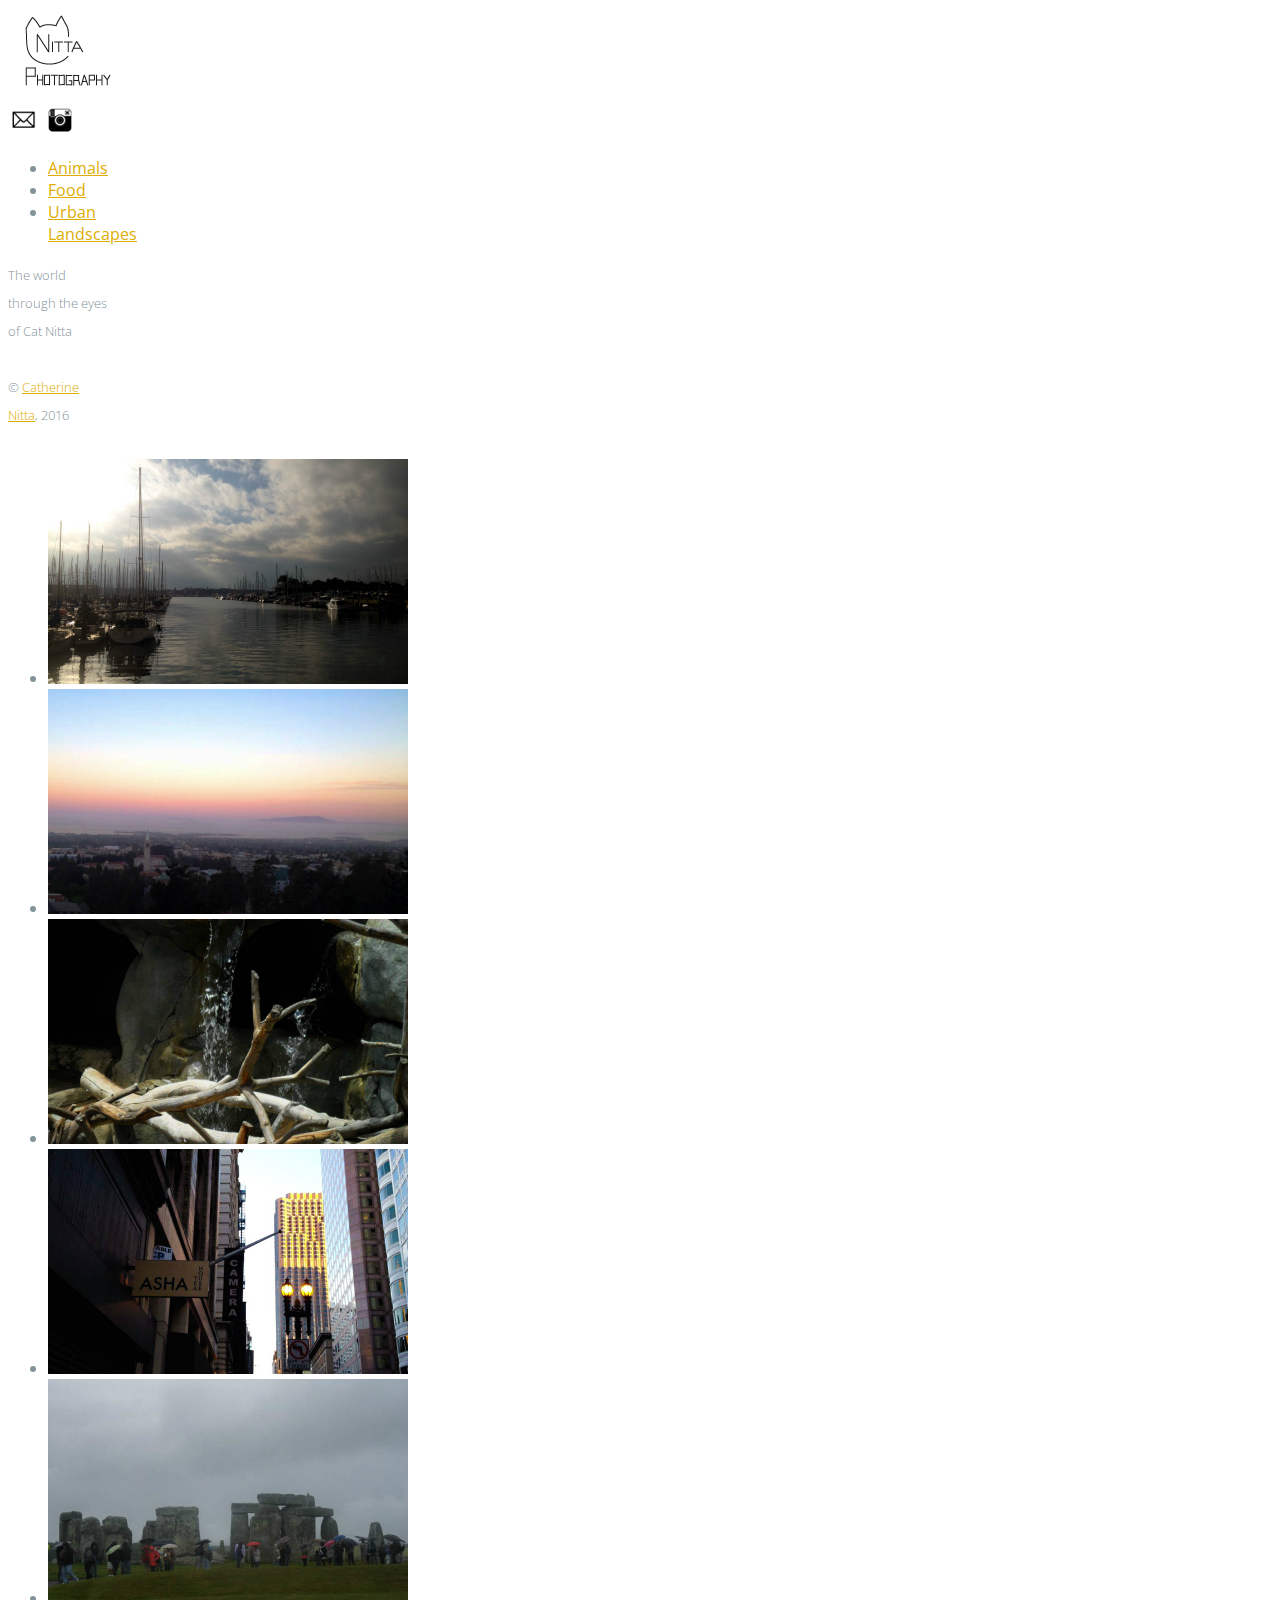
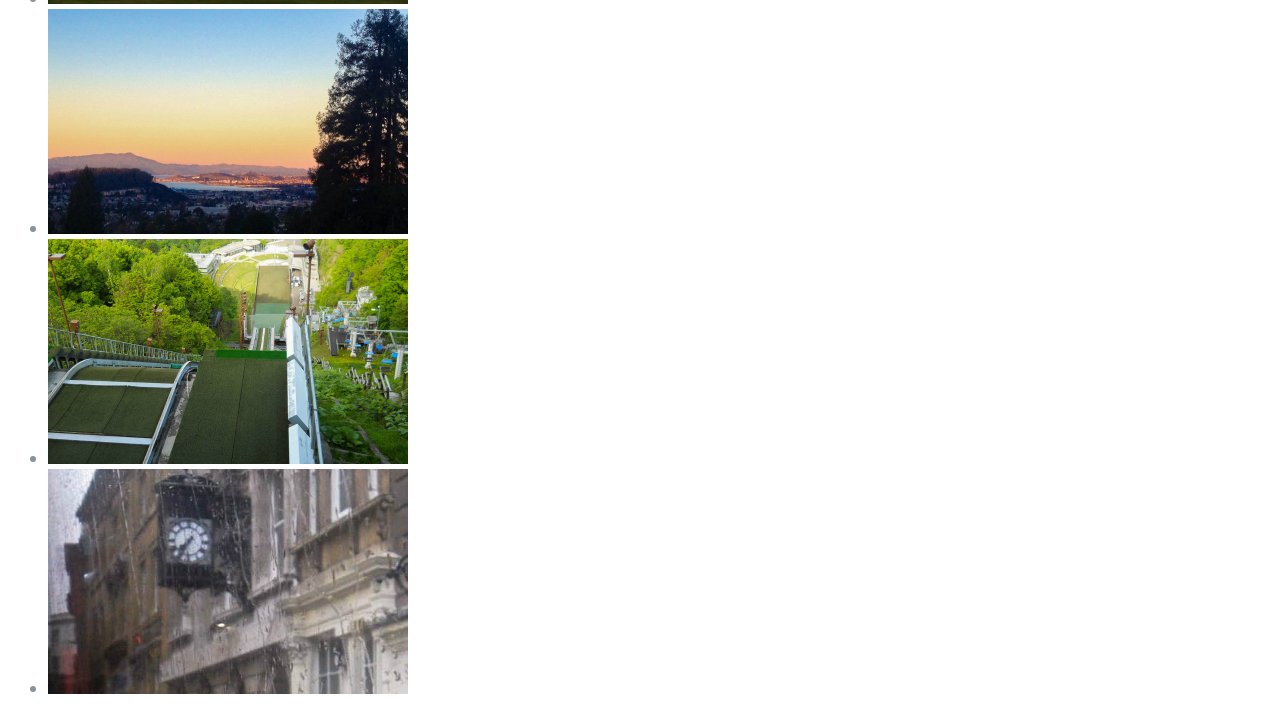
<file: urban.html>
<html>
<head>
  <title>Urban Landscapes | Cat Nitta Photography</title>
  <meta content="width=device-width, initial-scale=1.0, maximum-scale=1.0, user-scalable=0;" name="viewport" />
  <meta name="apple-mobile-web-app-capable" content="yes" />
  <link href="css/style.css" type="text/css" rel="stylesheet" />
  <link href="css/photoswipe.css" type="text/css" rel="stylesheet" />
  <script type="text/javascript" src="js/klass.min.js"></script>
  <script type="text/javascript" src="js/photoswipe.js"></script>
  
  <script type="text/javascript">
    (function(window, PhotoSwipe){
      document.addEventListener('DOMContentLoaded', function(){ 
        var
          options = {},
          gallery1Instance = PhotoSwipe.attach( window.document.querySelectorAll('#Gallery1 a'), options );
      }, false);
    }(window, window.Code.PhotoSwipe));
  </script>

</head>
<body>
<div>
      <a href="http://throughtheeyesofcat.github.io"><img src="images/website_logo.jpg" width="120" height="96" alt="Cat Nitta Photography" /></a> 
</div>
  <nav>
    <a href="mailto:nittac@berkeley.edu"><img src="logo/email.png" width="32" height="32"/></a>
    <a href="https://www.instagram.com/onekitcat/"><img src="logo/insta.png" width="32" height="32"/></a>
    <ul>
      <li><a href="animal.html">Animals</a></li>
      <li><a href="food.html">Food</a></li>
      <li><a href="urban.html">Urban </br>Landscapes</a></li>
    </ul>
  </nav>
  <p><small>The world </br>through the eyes</br> of Cat Nitta</br> </br>&copy; <a href="http://ni-tta.github.io"> Catherine </br>Nitta</a>, 2016</small></p>


  <div id="MainContent">
    <ul id="Gallery1" class="gallery">
      <li><a href="images/landing_page.jpg"><img src="thumbnails/od0tn.jpg"/></a></li>
      <li><a href="images/outdoors1.jpg"><img src="thumbnails/od1tn.jpg"/></a></li>
      <li><a href="images/outdoors2.jpg"><img src="thumbnails/od2tn.jpg"/></a></li>
      <li><a href="images/outdoors3.jpg"><img src="thumbnails/od3tn.jpg"/></a></li>
      <li><a href="images/outdoors4.jpg"><img src="thumbnails/od4tn.jpg"/></a></li>
      <li><a href="images/outdoors5.jpg"><img src="thumbnails/od5tn.jpg"/></a></li>
      <li><a href="images/outdoors6.jpg"><img src="thumbnails/od6tn.jpg"/></a></li>
      <li><a href="images/outdoors7.jpg"><img src="thumbnails/od7tn.jpg"/></a></li>
    </ul>
    
  </div>  

  
</div>

</body>
</html>
</file>
<file: css/style.css>
@import url(http://fonts.googleapis.com/css?family=Raleway:200,300,400,500);
 @import url(http://fonts.googleapis.com/css?family=Open+Sans:100,300,700,800);

 body {
    font-family:'Open Sans', sans-serif;
    color: #85939b;
}
h1, h2, h3, h4, h5, h6 {
    font-family:'Open Sans', sans-serif;
    color: #232a2f;
}
h3, h4, h5 {
    font-family:'Raleway', sans-serif;
    font-weight: 200;
    margin-bottom: 30px;
}
p {
    font-size: 16px;
    line-height: 28px;
    font-weight: 300;
    margin-bottom: 30px;
}
iframe{
    border:0;
    outline: 0;
}
.header-content {
    margin-bottom: 10px;
    color: #FFF;
    text-align: center;
}
.header-content h2 {
    font-weight: 300;
    font-size: 40px;
}
.header-content h3 {
    font-family:'Raleway', sans-serif;
    font-weight: 200;
    font-size: 24px;
}
ul.list li:before {
    position: absolute;
    left: 3px;
    font-family:'FontAwesome';
   /* content:'\f105';*/
}
ul.list {
    padding-left: 28px;
    padding-bottom: 10px;
    list-style: none;
    position: relative;
    font-size: 16px;
    line-height: 28px;
    font-weight: 300;
}
/*
    [ GENERAL ELEMENTS ]
*/
 a {
    -webkit-transition: all .3s ease-in-out;
    -moz-transition: all .3s ease-in-out;
    -ms-transition: all .3s ease-in-out;
    -o-transition: all .3s ease-in-out;
    transition: all .3s ease-in-out;
    color: #DDAD02;
}
a:hover {
    color: #232a2f;
    text-decoration: none;
}
#main-wrapper {
    width: 100%;
    position: relative;
}
blockquote {
    margin-left: 20px;
}
blockquote p {
    margin-bottom: 10px !important;
}
code {
    display: block;
    padding: 4px 8px;
    font-size: 90%;
    color: #c7254e;
    white-space: inherit;
    background-color: #f9f2f4;
    border-radius: 2px;
}

#menu {
    position: fixed;
    width: 220px;
    background: #fbefe1;
    height: 100%;
    left: 0;
    font-family:'Raleway', sans-serif;
}
#menu .navbar-toggle {
    margin-top: 0px;
}
#menu .navbar-brand {
    padding-top: 10px;
    padding-bottom: 20%;
    padding-left: 30px;
}

#menu img{
    padding-top: 0px;
    padding-bottom:10px;
    padding-left: 75px;
}

#menu .navbar {
    border-radius: 0;
    background: transparent;
    border: none;
    padding-top: 20px;
}
#menu .navbar-collapse {
    padding-left: 20px;
}
#menu .navbar-header, #menu .navbar-nav, #menu .navbar-nav li {
    float: none;
    margin-left: -10px;
}
#menu .navbar-default .navbar-nav>li>a {
    color: #9859B6;
    font-size: 13px;
    font-weight: 350;
    letter-spacing:1px;
    text-transform: uppercase;
    text-align: left; 
    padding-left: 70px;
}
#menu .navbar-default .navbar-nav>li>a:hover {
    background: #f0e5cb;
    font-weight: bold;
    color:#000;
}
#menu .navbar-default .navbar-nav>.active>a, .navbar-default .navbar-nav>.active>a:hover, .navbar-default .navbar-nav>.active>a:focus {
    background: #f0e5cb;
    color: #000;
    font-weight:bold;
}
#menu .navbar-nav {
    margin: 7.5px -15px;
}
#menu .navbar-nav .opens .dropdown-menu {
    position: static;
    float: none;
    width: auto;
    margin-top: 0;
    border: 0;
    box-shadow: none;
    background-color: transparent;
}
#menu .navbar-default .navbar-nav .opens .dropdown-menu>li>a {
    color: #777;
}
#menu .navbar-nav .opens .dropdown-menu>li>a {
    line-height: 20px;
}


#menu footer {
    text-align: center;
    padding-top: 100%;
}

#menu footer p{
    font-size: 12px;
    color:#000000;
}
#menu footer a {
    color:#000000;
}
#menu footer a:hover{
    color:#9859B6;
}

#menu footer ul.social a img{
    padding:0px 0;
    float:left;
}

/*#menu .footer {
    text-align: center;
    padding-top: 100%;
    padding-bottom:10px;
}

#menu .footer p{
    font-size: 12px;
    color:#000000;
}
#menu .footer a {
    color:#000000;
}
#menu .footer a:hover{
    color:#9859B6;
}

#menu .footer ul.social a img{
    padding:0px 0;
    float:left;
}*/

#container {
    position: relative;
    margin-left: 220px;
}
#container section {
    padding: 60px;
}
#container section {
    background: #f0e5cb;
}

.mg-bt-80 {
    margin-bottom: 80px;
}
.mg-bt-60 {
    margin-bottom: 60px;
}
.mg-bt-40 {
    margin-bottom: 40px;
}
.to-top-btn {
    border-radius: 0;
    color: #fff;
    display: block;
    font-size: 18px;
    line-height: 38px;
    margin: 0 auto;
    padding-left: 15px;
    position: fixed;
    right: 15px;
    bottom: 15px;
    text-align: center;
    width: 40px;
    height: 40px;
}
.to-top-btn:hover{
    color: #9B59B6;
}
.btn {
    border-radius: 0;
    padding: 8px 13px;
    margin-right: 0px;
    -webkit-transition: all .3s ease-in-out;
    -moz-transition: all .3s ease-in-out;
    -ms-transition: all .3s ease-in-out;
    -o-transition: all .3s ease-in-out;
    transition: all .3s ease-in-out;
}
/*
    [ Preloader ]
*/
#preloader {
	background: #FFF;
	bottom: 0;
	left: 0;
	position: fixed;
	right: 0;
	top: 0;
	z-index: 9999;
}
#status {
	background-image: url(../images/Preloader_7.gif);
	background-position: center;
	background-repeat: no-repeat;
	height: 200px;
	left: 50%;
	margin: -100px 0 0 -100px;
	position: absolute;
	top: 50%;
	width: 200px;
}
/* 
    [PAGES STYLE]
*/

/* ====== HOME ====== */
 #container section.home {
    padding: 0px;
}

.home .background img{
    width:100%;
    height:100%;
}

/* ====== About ====== */

.about {
    width: 100%;
    height: 100%;
    margin: 0px 0;
    text-align: center;
}
.about .about {
    border:1px solid #9859B6;
}

.about img {
    margin-top: 40px;
    margin-bottom: 20px;
}

/* ====== Portfolio ====== */
 .portfolio {
    padding-top: 5px;
    padding-bottom: 5px;
    background: #f0e5cb;
}
.portfolioContainer {
    padding: 0px;
}
.portfolio .portfolio-item {
    opacity: 0;
    display: none;
    margin: 0;
    padding: 5px 5px;
}
.portfolio .portfolio-item img {
    width: 100%;
    height: auto;
}
.portfolioFilter {
    font-weight: 400;
    margin-bottom: 20px;
    list-style: none;
}
.portfolioFilter li {
    margin-right: 10px;
    text-decoration:none;
    font-size: 15px;
    font-weight: 300;
    text-align: center;
    display: inline;
    cursor: pointer;
    border: 1px solid;
    padding: 5px 10px;
    line-height: 45px;
}
.portfolioFilter li.active {
    background: #9859B6 none repeat scroll 0 0;
    border: 1px solid #9859B6;
    color: #fff;
}
.portfolio-item {
    position: relative;
    color: #ffffff;
    line-height: 0;
    margin-top: 5px;
    margin-bottom: 5px;
    -webkit-transition: all .3s ease-in-out;
    -moz-transition: all .3s ease-in-out;
    -ms-transition: all .3s ease-in-out;
    -o-transition: all .3s ease-in-out;
    transition: all .3s ease-in-out;
}

/* ====== Sidebar Widgets ====== */
 .sidebar .widget {
    margin-bottom: 30px;
}
.sidebar .widget ul {
    padding-left: 0;
    margin: 0;
    list-style: none;
}
.sidebar .widget ul li, .sidebar .widget ul li a {
    font-size: 14px;
    line-height: 20px;
    font-weight: 300;
    color: #85939b;
}
.sidebar .widget ul li a:hover {
    color: #9B59B6;
}
.sidebar .widget ul li {
    margin-bottom: 7px;
}
.sidebar .widget .search-widget input[type='text'] {
    height: 45px;
    border-radius: 0;
    background: #fff;
    border:none;
    padding: 8px 12px;
    box-shadow: none;
}
.sidebar .widget .categories-widget ul li{
    float: left;
    padding: 5px 10px;
    border: 1px solid;
    margin-right: 5px;
}
.sidebar .widget .search-widget .btn {
    height: 45px;
    border-radius: 0;
    background: #e5e8eb;
    border:none;
    color: #f7f8f9;
    box-shadow: none;
    font-size: 20px;
    -webkit-transition: all .3s ease-in-out;
    -moz-transition: all .3s ease-in-out;
    -ms-transition: all .3s ease-in-out;
    -o-transition: all .3s ease-in-out;
    transition: all .3s ease-in-out;
}
.sidebar .widget .search-widget .btn:hover {
    color: #FFF;
}
.sidebar .widget .recent-post-widget ul li a {
    font-size: 17px;
}
.widget .widget-title {
    font-family:'Raleway', sans-serif;
    font-weight: 500;
    /*color: #FFF;*/
    font-size: 18px;
    margin-bottom: 20px;
    margin-top: 0;
}
.widget .widget-title a {
    color: inherit;
}
.widget .widget-title a:hover {
    color: #DDAD02;
}
/* Responsive CSS */
@media only screen and (max-width: 871px){ 
    .post .post-title {
        position: relative;
        right: inherit;
        top: inherit;
        background: transparent;
        padding:0;
    }
    .post .post-title h1 {
        font-size: 20px;
        line-height: 27px;
        margin-bottom: 15px;
        margin-top: 10px;
    }
    .blog-comments .blog-comment-content .comment-meta .media-heading, 
    .blog-comments .blog-comment-content .comment-meta .in-reply, 
    .blog-comments .blog-comment-content .comment-meta span.time {
        display: block;
        padding-left: 0;
        margin: 8px 0;
    }
    .blog-comments .blog-comment-content .comment-meta .comment-extra {
        float: none !important;
        margin-bottom: 20px;
    }
    .media figure.pull-left {
        float: none !important;
        padding-bottom: 20px;
    }
    #primary {
        padding-right: 0;
        margin-right: 0;
        border-right: 0;
    }
    #menu {
        position: absolute;
        width: 100%;
        height: auto;
        z-index: 99999;
    }
    .sidebar {
        padding-left: 15px;
    }
    #menu .navbar {
        padding-top: 10px;
    }
    #menu .navbar-brand {
        padding-bottom: 20px;
        margin-left: 20px;
    }
    #container {
        margin-left: 0;
    }
    .home .slide-text {
        left: 0;
    }
    .home .slides-navigation {
        bottom: 0%;
        height: 40px;
        top: inherit;
    }
    .home .slide-text h2 {
        font-size: 35px;
        line-height: 45px;
    }
    .home .slide-text span {
        font-size: 18px;
        line-height: 27px;
    }
    .about .services-icon {
        width: 70px;
        height: 70px;
        border-radius: 50%;
        background: #DDAD02;
        text-align: center;
        font-size: 30px;
        color: #FFF;
        margin: 10px 0 20px;
        position: relative;
        line-height: 70px;
    }    
    
}
@media only screen and (min-width: 481px) and (max-width: 991px){    
    .media figure.pull-left {
        float: none !important;
        padding-bottom: 20px;
    }
    #primary {
        padding-right: 0;
        margin-right: 0;
        border-right: 0;
    }
    #menu {
        position: absolute;
        width: 100%;
        height: auto;
        z-index: 99999;
    }
    .sidebar {
        padding-left: 15px;
    }
    #menu .navbar {
        padding-top: 20px;
        margin-left: 20px;
    }
    #menu .navbar-brand {
        padding-bottom: 0;
    }
    #container {
        margin-left: 0;
    }
    .home .slide-text {
        left: 0;
    }
    .home .slides-navigation {
        bottom: 0%;
        height: 40px;
        top: inherit;
    }
    .home .slide-text h2 {
        font-size: 35px;
        line-height: 45px;
    }
    .home .slide-text span {
        font-size: 18px;
        line-height: 27px;
    }
    .about .services-icon {
        width: 70px;
        height: 70px;
        border-radius: 50%;
        background: #DDAD02;
        text-align: center;
        font-size: 30px;
        color: #FFF;
        margin: 10px 0 20px;
        position: relative;
        line-height: 70px;
    }
    #menu .navbar-nav a,#menu .navbar-nav li{
        float: none;
    }
}



@media only screen and (min-width: 871px) and (max-width: 991px){    
    #menu .navbar-nav a,#menu .navbar-nav li{
        float: left;
    }
    #menu .navbar-header{
        float: left;
    }
}



@media only screen and (min-width: 992px) and (max-width: 1199px){
    #menu .navbar-header, #menu .navbar-nav, #menu .navbar-nav li{
        float: none;
    }
}
@media only screen and (min-width: 1200px){
    #menu .navbar-header, #menu .navbar-nav, #menu .navbar-nav li{
        float: none;
    }
}

/*  Bootstrap Components  */

/*
    ACCORDION
*/
 .panel-group .panel {
    margin-bottom: 5px;
}
.panel-group p {
    font-size: 16px;
}
.panel-group .panel {
    border:0;
    border-radius: 0;
    margin-top: 0 !important;
}
.panel-heading {
    border-radius: 0;
    border-top:1px solid transparent;
    padding: 0;
}
.panel-default>.panel-heading {
    color: #1A1E22;
    background-color: #e5e8eb;
    border-color: transparent;
}
.panel-title {
    font-size: 16px;
    color: inherit;
    font-weight: 700;
    display: block;
}
.panel-title a {
    display: block;
    padding: 20px;
    text-decoration: none;
}
.panel-title a:hover{
    color: #FFF;
}
.panel-body {
    background: #c1c8cf;
}
.panel-group .panel-heading+.panel-collapse .panel-body {
    border-top: 0;
}
/*
    NAV TABS
*/
 .nav-tabs > li.active > a, .nav-tabs > li.active > a:hover, .nav-tabs > li.active > a:focus {
    background: #c1c8cf;
    color: #e5e8eb;
    border-radius: 0;
    webkit-border-radius: 0;
    border-top: 0;
    border-left: none;
    border-bottom: 0;
    border-right: 0;
}
.nav-tabs {
    border-bottom: 0;
    overflow: hidden;
}
@media screen and (max-width: 440px) {
    .nav-tabs li {
        width: 30%;
    }
}
.nav-tabs > li > a {
    font-family:'Raleway', sans-serif;
    font-size: 16px;
    color: inherit;
    background: #e5e8eb;
    font-weight: 700;
    border-left: none;
    margin: 0;
    margin-right: 5px;
    padding: 15px 20px;
    border-radius: 0;
    overflow: hidden;
    text-overflow: ellipsis;
    white-space: nowrap;
}
.nav-tabs > li.active:first-child > a:hover {
    border-left: 0;
    border-bottom: 0;
}
.nav-tabs > li > a {
    border-bottom: 1px solid #CCC;
    border:0;
    color: #1A1E22;
}
.nav-tabs > li > a:hover {
    color: #FFF;
    background: #3a3e45;
    border-top: 0;
    border-right: 0;
    border-left: none;
    border:0;
}
.nav-tabs > li:first-child > a {
    border-left: 0;
}
.tab-content {
    background: #c1c8cf;
    padding: 15px;
    border:0;
}
/*
    ALERTS
*/
 .alert {
    border-radius: 0;
    padding: 20px;
    margin-bottom: 10px;
    border:none;
    color: #FFF;
    font-size: 16px;
}
.alert-dismissable .close {
    right: -21px;
    top: -21px;
    width: 31px;
    height: 31px;
    background: #1A1E22;
    color: inherit;
    opacity: 1;
    text-shadow: none;
}
.alert-warning {
    background: #deb14d;
}
.alert-success {
    background: #70bc70;
}
.alert-info {
    background: #52adda;
}
.alert-danger {
    background: #c46868;
}
/*
    TOOLTIP
*/
 .tooltip {
    font-size: 14px;
}
.tooltip-inner {
    padding: 15px 15px;
    border-radius: 0;
    background: #1A1E22;
}
.tooltip.in {
    opacity: 1;
    filter: alpha(opacity=100);
}
.tooltip.top .tooltip-arrow {
    bottom: 0;
    left: 50%;
    margin-left: -5px;
    border-top-color: #1A1E22;
    border-width: 5px 5px 0;
}
.tooltip.left .tooltip-arrow {
    border-left-color: #1A1E22;
}
.tooltip.right .tooltip-arrow {
    border-right-color: #1A1E22;
}
.tooltip.bottom .tooltip-arrow {
    border-bottom-color: #1A1E22;
}
/*
    LABEL
*/
 .label {
    padding: 5px 8px;
    border-radius: 0;
}
.label-warning {
    background: #deb14d;
}
.label-info {
    background: #52adda;
}
.label-success {
    background: #70bc70;
}
.label-danger {
    background: #c46868;
}
/*
    PROGRESS BAR
*/
 .progress {
    height: 25px;
    border-radius: 0;
    background: rgba(0, 0, 0, 0.07);
    box-shadow: none;
}
.progress-bar {
    padding: 20px;
}
/*
    PANEL
*/
 .panel {
    border-radius: 0;
}
.panel .panel-heading {
    border-radius: 0;
}
.panel .panel-heading h3 {
    padding: 10px;
}
/*
    TABLE
*/
 .table.table-bordered {
    background: #F4F4F4;
}
/*
    FORM
*/

 form .form-group {
    margin-bottom: 2px;
    margin-bottom: 15px;
}
form .form-group label {
    margin-bottom: 10px;
    font-weight: 400;
}
form .form-control, form textarea {
    border-radius: 0;
    background: rgba(0, 0, 0, .07);
    color: #85939b;
    border:none;
    border-left:1px solid #DDAD02;
    box-shadow: none;
}
form input.form-control {
    height: 45px;
}
form .form-control:focus, form textarea:focus {
    box-shadow: none;
    border:1px solid #DDAD02;
}
/*
    BUTTON
*/
 .btn {
    border-radius: 0;
    padding: 8px 13px;
    margin-right: 5px;
    outline: 0;
    font-weight: 700;
    height: 45px;
    border: 1px solid;
}
.btn:hover{
    color: #9B59B6;
    border-color: #9B59B6;
}
.blog-btn{
    height: auto;
}
/*
    WELL
*/
 .well {
    border-radius: 0;
    background: rgba(0, 0, 0, 0.07);
    border:1px solid #85939b;
}
/*
    PAGINATION
*/
 .pagination {
    margin: 40px 0 10px;
    display: inline-block;
}
.pagination li {
    display: inline-block;
}
.pagination li a {
    width: 55px;
    font-family:'Open Sans', sans-serif;
    font-size: 16px;
    color: #85939b;
    height: 55px;
    margin-right: 10px;
    margin-bottom: 8px;
    border-radius: 50%;
    background: #eceff1;
    border:none;
    text-align: center;
    line-height: 55px;
    display: block;
    padding:0;
    -webkit-transition: all .5s ease-in-out;
    -moz-transition: all .5s ease-in-out;
    -ms-transition: all .5s ease-in-out;
    -o-transition: all .5s ease-in-out;
    transition: all .5s ease-in-out;
}
.pagination li:hover a {
    background: #DDAD02;
    color: #FFF;
}
.pagination li.active a:hover {
    pointer-event:none;
    transform: none;
    -ms-transform: none;
    /* IE 9 */
    -webkit-transform: none;
    /* Safari and Chrome */
    -o-transform: none;
    /* Opera */
    -moz-transform: none;
}
.pagination li.active a {
    color: #FFF;
    background: #DDAD02;
}
.pagination>li:last-child>a, .pagination>li:last-child>span,.pagination>li:first-child>a, .pagination>li:first-child>span{
    border-radius: 50%;
}
/*
    ICON
*/
.bs-glyphicons {
margin: 0 -19px 20px -16px;
overflow: hidden;
}
.bs-glyphicons-list {
padding-left: 0;
list-style: none;
}
.bs-glyphicons .glyphicon {
margin-top: 5px;
margin-bottom: 10px;
font-size: 24px;
}
.bs-glyphicons .glyphicon-class {
display: block;
text-align: center;
word-wrap: break-word;
}
.bs-glyphicons li {
float: left;
width: 25%;
height: 115px;
padding: 10px;
font-size: 10px;
line-height: 1.4;
text-align: center;
border: 1px solid #fff;
background-color: #f9f9f9;
}
</file>
<file: css/photoswipe.css>
/*! PhotoSwipe main CSS by Dmitry Semenov | photoswipe.com | MIT license */
/*
	Styles for basic PhotoSwipe functionality (sliding area, open/close transitions)
*/
/* pswp = photoswipe */
.pswp {
  display: none;
  position: absolute;
  width: 100%;
  height: 100%;
  left: 0;
  top: 0;
  overflow: hidden;
  -ms-touch-action: none;
  touch-action: none;
  z-index: 1500;
  -webkit-text-size-adjust: 100%;
  /* create separate layer, to avoid paint on window.onscroll in webkit/blink */
  -webkit-backface-visibility: hidden;
  outline: none; }
  .pswp * {
    -webkit-box-sizing: border-box;
            box-sizing: border-box; }
  .pswp img {
    max-width: none; }

/* style is added when JS option showHideOpacity is set to true */
.pswp--animate_opacity {
  /* 0.001, because opacity:0 doesn't trigger Paint action, which causes lag at start of transition */
  opacity: 0.001;
  will-change: opacity;
  /* for open/close transition */
  -webkit-transition: opacity 333ms cubic-bezier(0.4, 0, 0.22, 1);
          transition: opacity 333ms cubic-bezier(0.4, 0, 0.22, 1); }

.pswp--open {
  display: block; }

.pswp--zoom-allowed .pswp__img {
  /* autoprefixer: off */
  cursor: -webkit-zoom-in;
  cursor: -moz-zoom-in;
  cursor: zoom-in; }

.pswp--zoomed-in .pswp__img {
  /* autoprefixer: off */
  cursor: -webkit-grab;
  cursor: -moz-grab;
  cursor: grab; }

.pswp--dragging .pswp__img {
  /* autoprefixer: off */
  cursor: -webkit-grabbing;
  cursor: -moz-grabbing;
  cursor: grabbing; }

/*
	Background is added as a separate element.
	As animating opacity is much faster than animating rgba() background-color.
*/
.pswp__bg {
  position: absolute;
  left: 0;
  top: 0;
  width: 100%;
  height: 100%;
  background: #000;
  opacity: 0;
  -webkit-backface-visibility: hidden;
  will-change: opacity; }

.pswp__scroll-wrap {
  position: absolute;
  left: 0;
  top: 0;
  width: 100%;
  height: 100%;
  overflow: hidden; }

.pswp__container,
.pswp__zoom-wrap {
  -ms-touch-action: none;
  touch-action: none;
  position: absolute;
  left: 0;
  right: 0;
  top: 0;
  bottom: 0; }

/* Prevent selection and tap highlights */
.pswp__container,
.pswp__img {
  -webkit-user-select: none;
  -moz-user-select: none;
  -ms-user-select: none;
      user-select: none;
  -webkit-tap-highlight-color: transparent;
  -webkit-touch-callout: none; }

.pswp__zoom-wrap {
  position: absolute;
  width: 100%;
  -webkit-transform-origin: left top;
  -ms-transform-origin: left top;
  transform-origin: left top;
  /* for open/close transition */
  -webkit-transition: -webkit-transform 333ms cubic-bezier(0.4, 0, 0.22, 1);
          transition: transform 333ms cubic-bezier(0.4, 0, 0.22, 1); }

.pswp__bg {
  will-change: opacity;
  /* for open/close transition */
  -webkit-transition: opacity 333ms cubic-bezier(0.4, 0, 0.22, 1);
          transition: opacity 333ms cubic-bezier(0.4, 0, 0.22, 1); }

.pswp--animated-in .pswp__bg,
.pswp--animated-in .pswp__zoom-wrap {
  -webkit-transition: none;
  transition: none; }

.pswp__container,
.pswp__zoom-wrap {
  -webkit-backface-visibility: hidden; }

.pswp__item {
  position: absolute;
  left: 0;
  right: 0;
  top: 0;
  bottom: 0;
  overflow: hidden; }

.pswp__img {
  position: absolute;
  width: auto;
  height: auto;
  top: 0;
  left: 0; }

/*
	stretched thumbnail or div placeholder element (see below)
	style is added to avoid flickering in webkit/blink when layers overlap
*/
.pswp__img--placeholder {
  -webkit-backface-visibility: hidden; }

/*
	div element that matches size of large image
	large image loads on top of it
*/
.pswp__img--placeholder--blank {
  background: #222; }

.pswp--ie .pswp__img {
  width: 100% !important;
  height: auto !important;
  left: 0;
  top: 0; }

/*
	Error message appears when image is not loaded
	(JS option errorMsg controls markup)
*/
.pswp__error-msg {
  position: absolute;
  left: 0;
  top: 50%;
  width: 100%;
  text-align: center;
  font-size: 14px;
  line-height: 16px;
  margin-top: -8px;
  color: #CCC; }

.pswp__error-msg a {
  color: #CCC;
  text-decoration: underline; }
</file>
<file: css/default.css>
/*
 * Nivo Lightbox Default Theme v1.0
 * http://dev7studios.com/nivo-lightbox
 *
 * Copyright 2013, Dev7studios
 * Free to use and abuse under the MIT license.
 * http://www.opensource.org/licenses/mit-license.php
 */
 
.nivo-lightbox-theme-default.nivo-lightbox-overlay { 
	background: #666;
	background: rgba(0,0,0,0.6); 
}
.nivo-lightbox-theme-default .nivo-lightbox-content.nivo-lightbox-loading { background: url(loading.gif) no-repeat 50% 50%; }

.nivo-lightbox-theme-default .nivo-lightbox-nav {
	top: 10%;
	width: 8%;
	height: 80%;
	text-indent: -9999px;
	background-repeat: no-repeat;
	background-position: 50% 50%;
	opacity: 0.5;
}
.nivo-lightbox-theme-default .nivo-lightbox-nav:hover { 
	opacity: 1; 
	//background-color: rgba(0,0,0,0.5);
}
.nivo-lightbox-theme-default .nivo-lightbox-prev { 
	background-image: url(prev.png); 
	border-radius: 0 3px 3px 0;
}
.nivo-lightbox-theme-default .nivo-lightbox-next { 
	background-image: url(next.png); 
	border-radius: 3px 0 0 3px;
}

.nivo-lightbox-theme-default .nivo-lightbox-close {
	display: block;
	background: url(close.png) no-repeat 5px 5px;
	width: 22px;
	height: 22px;
	text-indent: -9999px;
	padding: 5px;
	opacity: 0.5;
}
.nivo-lightbox-theme-default .nivo-lightbox-close:hover { opacity: 1; }

.nivo-lightbox-theme-default .nivo-lightbox-title-wrap { bottom: -7%; }
.nivo-lightbox-theme-default .nivo-lightbox-title {
	font: 14px/20px 'Helvetica Neue', Helvetica, Arial, sans-serif;
	font-style: normal;
	font-weight: normal;
	background: #000;
	color: #fff;
	padding: 7px 15px;
	border-radius: 30px;
}

.nivo-lightbox-theme-default .nivo-lightbox-image img {
	background: #fff;
	-webkit-box-shadow: 0px 1px 1px rgba(0,0,0,0.4);
	   -moz-box-shadow: 0px 1px 1px rgba(0,0,0,0.4);
	        box-shadow: 0px 1px 1px rgba(0,0,0,0.4);
}
.nivo-lightbox-theme-default .nivo-lightbox-ajax,
.nivo-lightbox-theme-default .nivo-lightbox-inline {
	background: #fff;
	padding: 40px;
	-webkit-box-shadow: 0px 1px 1px rgba(0,0,0,0.4);
	   -moz-box-shadow: 0px 1px 1px rgba(0,0,0,0.4);
	        box-shadow: 0px 1px 1px rgba(0,0,0,0.4);
}

@media (-webkit-min-device-pixel-ratio: 1.3),
       (-o-min-device-pixel-ratio: 2.6/2),
       (min--moz-device-pixel-ratio: 1.3),
       (min-device-pixel-ratio: 1.3),
       (min-resolution: 1.3dppx) {

	.nivo-lightbox-theme-default .nivo-lightbox-content.nivo-lightbox-loading { 
		background-image: url(loading@2x.gif); 
		background-size: 32px 32px;
	}
	.nivo-lightbox-theme-default .nivo-lightbox-prev { 
		background-image: url(prev@2x.png); 
		background-size: 48px 48px;
	}
	.nivo-lightbox-theme-default .nivo-lightbox-next { 
		background-image: url(next@2x.png); 
		background-size: 48px 48px;
	}
	.nivo-lightbox-theme-default .nivo-lightbox-close { 
		background-image: url(close@2x.png); 
		background-size: 16px 16px;
	}
	
}
</file>
